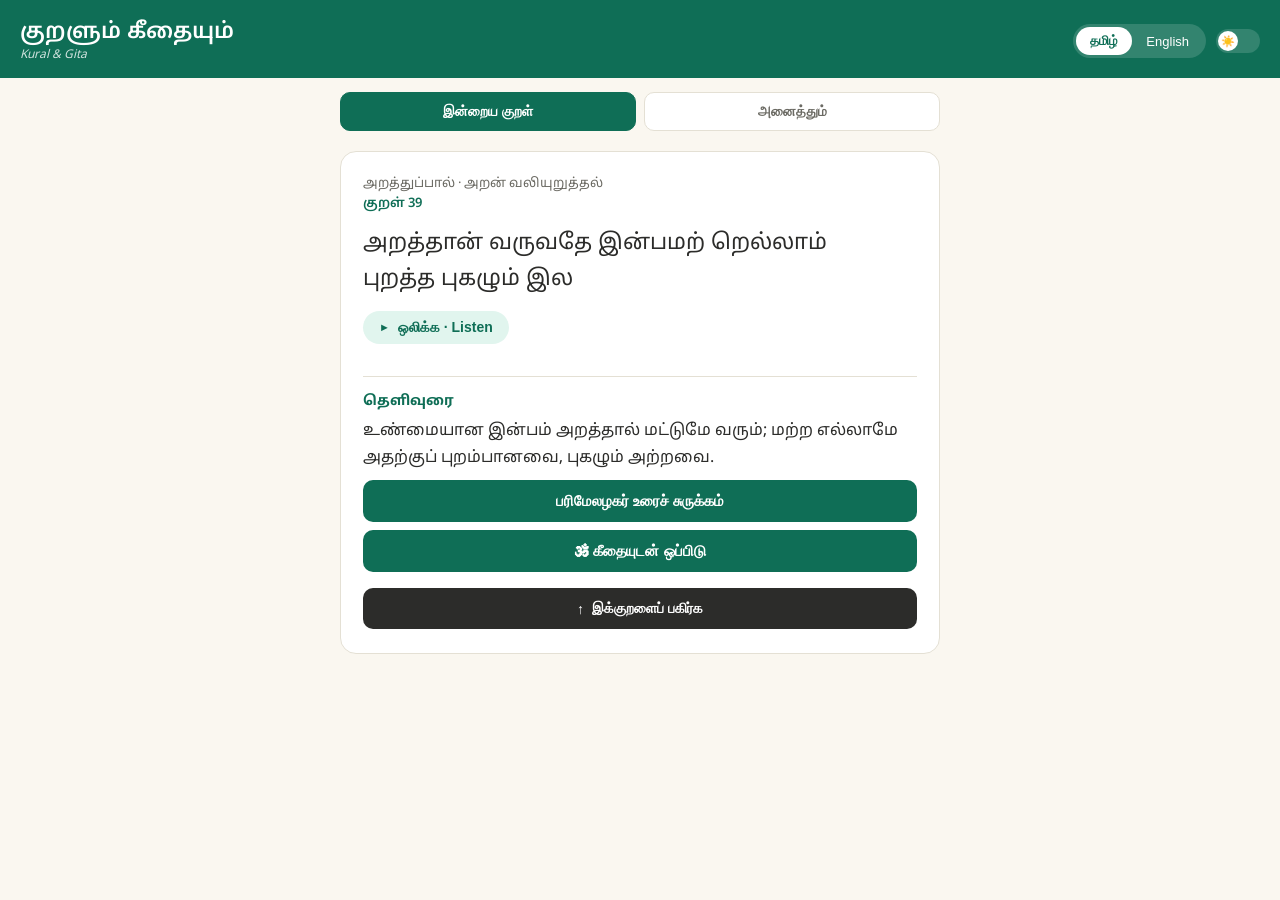
<file: app/index.html>
<!DOCTYPE html>
<html lang="ta">
<head>
<meta charset="UTF-8">
<meta name="viewport" content="width=device-width, initial-scale=1, viewport-fit=cover">
<meta name="theme-color" content="#0F6E56">
<script>
(function () {
  var stored = localStorage.getItem('theme');
  var theme = stored || (window.matchMedia('(prefers-color-scheme: dark)').matches ? 'dark' : 'light');
  document.documentElement.setAttribute('data-theme', theme);
})();
</script>
<title>குறளும் கீதையும் | Kural & Gita</title>
<link rel="manifest" href="manifest.json">
<link rel="apple-touch-icon" href="icons/icon-192.png">
<meta name="apple-mobile-web-app-capable" content="yes">
<meta name="apple-mobile-web-app-status-bar-style" content="black-translucent">
<meta name="apple-mobile-web-app-title" content="குறளும் கீதையும்">
<link rel="preconnect" href="https://fonts.googleapis.com">
<link rel="preconnect" href="https://fonts.gstatic.com" crossorigin>
<link href="https://fonts.googleapis.com/css2?family=Noto+Sans+Tamil:wght@400;600&family=Noto+Serif:ital@0;1&family=Noto+Sans+Devanagari:wght@400;600&display=swap" rel="stylesheet">
<link rel="stylesheet" href="styles.css">
</head>
<body>

<header class="top-bar">
  <div class="brand">
    <h1>குறளும் கீதையும்</h1>
    <p class="tagline">Kural &amp; Gita</p>
  </div>
  <div class="header-controls">
    <div class="lang-toggle" role="group" aria-label="Language">
      <button id="btn-ta" class="lang-btn active" data-lang="ta">தமிழ்</button>
      <button id="btn-en" class="lang-btn" data-lang="en">English</button>
    </div>
    <button id="theme-toggle" class="theme-toggle" role="switch" aria-checked="false" aria-label="Switch to dark mode">
      <span class="theme-toggle-track">
        <span class="theme-toggle-thumb">☀️</span>
      </span>
    </button>
  </div>
</header>

<nav class="view-tabs" role="group" aria-label="View">
  <button id="tab-today" class="view-tab active">Today</button>
  <button id="tab-browse" class="view-tab">Browse All</button>
</nav>

<main id="app">
  <p class="loading" id="loading">Loading…</p>
</main>

<template id="kural-template">
  <section class="kural-card">
    <button class="back-btn" id="back-to-list" hidden>&larr; Back to list</button>
    <p class="adhikaram"><span data-field="paal"></span> &middot; <span data-field="adhikaram"></span></p>
    <p class="kural-number">குறள் <span data-field="id"></span></p>
    <pre class="kural-text" data-field="kural_ta"></pre>
    <button class="play-btn" id="play-kural" aria-label="Play kural audio">
      <span class="play-icon">&#9658;</span> <span id="play-label">ஒலிக்க · Listen</span>
    </button>
    <button class="next-btn" id="next-kural" hidden aria-label="Go to next kural">
      <span id="next-label">அடுத்தது · Next</span> <span>&#8594;</span>
    </button>
    <pre class="transliteration" data-field="kural_transliteration" hidden></pre>
    <p class="translation" data-field="translation_en" id="translation-en-block"></p>

    <button class="reveal-btn" id="show-core">உரை காட்டு · Show meaning</button>

    <div class="urai-block" id="urai-core-block" hidden>
      <h3 id="urai-core-heading">தெளிவுரை</h3>
      <p data-field="urai_core"></p>
      <button class="reveal-btn secondary" id="show-full">முழு உரை · Full commentary</button>
    </div>

    <div class="urai-block full" id="urai-full-block" hidden>
      <h3 id="urai-full-heading">பரிமேலழகர் உரை</h3>
      <p data-field="urai_full"></p>
    </div>

    <button class="reveal-btn secondary gita-btn" id="show-gita">🕉 கீதையுடன் ஒப்பிடு · Compare with the Gita</button>

    <div class="gita-block" id="gita-block" hidden>
      <div class="gita-header-row">
        <h3 id="gita-heading">Bhagavad Gita Parallel</h3>
        <span class="match-badge" id="match-badge"></span>
      </div>
      <p class="gita-ref" data-field="gita_ref"></p>
      <p class="gita-verse" data-field="gita_verse_translit" id="gita-verse-romanized"></p>
      <p class="gita-verse-ta" data-field="gita_verse_ta_script" id="gita-verse-tascript" hidden></p>
      <p class="gita-verse-sa" data-field="gita_verse_sa_devanagari" id="gita-verse-devanagari" hidden></p>
      <button class="gita-play-btn" id="play-gita" aria-label="Play Gita verse audio">
        <span class="play-icon">&#9658;</span> <span id="gita-play-label">Listen</span>
      </button>
      <p class="gita-verse-en" data-field="gita_verse_en" id="gita-meaning-en"></p>
      <p class="gita-verse-en" data-field="gita_verse_meaning_ta" id="gita-meaning-ta" hidden></p>
      <p class="gita-note" data-field="gita_note"></p>
    </div>

    <button class="share-btn" id="share-kural">
      <span>&#8593;</span> <span id="share-label">Share this kural</span>
    </button>
  </section>
</template>

<template id="list-item-template">
  <button class="kural-list-item">
    <span class="list-item-number"></span>
    <span class="list-item-text"></span>
  </button>
</template>

<template id="adhikaram-group-template">
  <details class="adhikaram-group">
    <summary>
      <span class="adhikaram-group-title"></span>
      <span class="adhikaram-group-range"></span>
    </summary>
    <div class="adhikaram-group-items"></div>
  </details>
</template>

<script src="app.js"></script>
</body>
</html>
</file>
<file: app/styles.css>
:root {
  --bg: #FAF7F0;
  --card: #FFFFFF;
  --ink: #2C2C2A;
  --muted: #6B6A63;
  --accent: #0F6E56;
  --accent-light: #E1F5EE;
  --border: #E4E0D4;
  --accent-strong: #0F6E56;
  --share-bg: var(--ink);
  --share-fg: #fff;

  --gita-badge-direct-bg: #FFE3B0;
  --gita-badge-direct-fg: #8A4B14;
  --gita-badge-direct-border: #D9A441;

  --gita-badge-thematic-bg: #F1EFE8;
  --gita-badge-thematic-fg: #5F5E5A;
  --gita-badge-thematic-border: #D3D1C7;

  --gita-block-bg: #FFF7EC;
  --gita-block-border: #E8C39E;
  --gita-block-strong-bg: #FFF9EE;
  --gita-text-strong: #8A4B14;
  --gita-text-stronger: #7A4109;
  --gita-highlight: #B5651D;

  --gita-chip-bg: #FFF0D6;
  --gita-chip-fg: #8A4B14;
  --gita-chip-playing-bg: #B5651D;
  --gita-chip-playing-fg: #fff;
}

html[data-theme="dark"] {
  --bg: #161512;
  --card: #211F1B;
  --ink: #F0EDE4;
  --muted: #A6A399;
  --accent: #3DBFA0;
  --accent-light: #1B3B33;
  --border: #3A3730;
  --accent-strong: #0B5443;
  --share-bg: #2E2B24;
  --share-fg: #F0EDE4;

  --gita-badge-direct-bg: #4A3216;
  --gita-badge-direct-fg: #F5C97A;
  --gita-badge-direct-border: #B5843A;

  --gita-badge-thematic-bg: #2A2925;
  --gita-badge-thematic-fg: #B8B5AB;
  --gita-badge-thematic-border: #454239;

  --gita-block-bg: #241C12;
  --gita-block-border: #5C4526;
  --gita-block-strong-bg: #2E2210;
  --gita-text-strong: #E8B979;
  --gita-text-stronger: #F0C387;
  --gita-highlight: #D9924A;

  --gita-chip-bg: #3D2C13;
  --gita-chip-fg: #F0C387;
  --gita-chip-playing-bg: #D9924A;
  --gita-chip-playing-fg: #241C12;
}

* { box-sizing: border-box; }

body {
  margin: 0;
  background: var(--bg);
  color: var(--ink);
  font-family: 'Noto Sans Tamil', system-ui, -apple-system, sans-serif;
  min-height: 100vh;
  padding-bottom: 40px;
}

.top-bar {
  display: flex;
  align-items: center;
  justify-content: space-between;
  padding: max(20px, env(safe-area-inset-top)) max(20px, env(safe-area-inset-right)) 16px max(20px, env(safe-area-inset-left));
  background: var(--accent-strong);
  color: #fff;
}

.header-controls {
  display: flex;
  align-items: center;
  gap: 10px;
}

.theme-toggle {
  border: none;
  background: transparent;
  padding: 0;
  cursor: pointer;
  flex-shrink: 0;
}

.theme-toggle-track {
  display: flex;
  align-items: center;
  width: 44px;
  height: 24px;
  padding: 2px;
  background: rgba(255,255,255,0.15);
  border-radius: 20px;
  transition: background 0.2s;
}

.theme-toggle-thumb {
  display: flex;
  align-items: center;
  justify-content: center;
  width: 20px;
  height: 20px;
  border-radius: 50%;
  background: #fff;
  font-size: 11px;
  line-height: 1;
  transition: transform 0.2s;
}

.theme-toggle[aria-checked="true"] .theme-toggle-thumb {
  transform: translateX(20px);
}

.brand h1 {
  margin: 0;
  font-size: 20px;
  font-weight: 600;
  line-height: 1.2;
}

.brand .tagline {
  margin: 2px 0 0;
  font-size: 12px;
  opacity: 0.8;
  font-style: italic;
}

.top-bar h1 {
  margin: 0;
  font-size: 22px;
  font-weight: 600;
}

.lang-toggle {
  display: flex;
  background: rgba(255,255,255,0.15);
  border-radius: 20px;
  padding: 3px;
}

.lang-btn {
  border: none;
  background: transparent;
  color: #fff;
  padding: 6px 14px;
  border-radius: 16px;
  font-size: 13px;
  cursor: pointer;
}

.lang-btn.active {
  background: #fff;
  color: var(--accent-strong);
  font-weight: 600;
}

main {
  max-width: 640px;
  margin: 0 auto;
  padding: 20px;
}

.view-tabs {
  display: flex;
  max-width: 640px;
  margin: 0 auto;
  padding: 0 20px;
  gap: 8px;
  padding-top: 14px;
}

.view-tab {
  flex: 1;
  padding: 10px;
  border: 1px solid var(--border);
  background: var(--card);
  color: var(--muted);
  border-radius: 10px;
  font-size: 14px;
  font-weight: 600;
  cursor: pointer;
}

.view-tab.active {
  background: var(--accent-strong);
  color: #fff;
  border-color: var(--accent-strong);
}

.back-btn {
  background: none;
  border: none;
  color: var(--accent);
  font-size: 14px;
  font-weight: 600;
  padding: 0 0 14px;
  cursor: pointer;
}

.back-btn[hidden] {
  display: none;
}

.back-btn:not([hidden]) {
  display: block;
}

.search-wrap {
  margin-bottom: 16px;
}

.gita-header-row {
  display: flex;
  align-items: center;
  justify-content: space-between;
  margin-bottom: 8px;
}

.gita-header-row h3 { margin: 0; }

.match-badge {
  font-size: 11px;
  font-weight: 600;
  padding: 3px 10px;
  border-radius: 20px;
  white-space: nowrap;
}

.match-badge.direct {
  background: var(--gita-badge-direct-bg);
  color: var(--gita-badge-direct-fg);
  border: 1.5px solid var(--gita-badge-direct-border);
  font-weight: 700;
  box-shadow: 0 0 0 2px rgba(217, 164, 65, 0.15);
}

.match-badge.close {
  background: var(--accent-light);
  color: var(--accent);
  border: 1px solid #B9DFD2;
}

.match-badge.thematic {
  background: var(--gita-badge-thematic-bg);
  color: var(--gita-badge-thematic-fg);
  border: 1px solid var(--gita-badge-thematic-border);
}

.gita-block.strength-direct {
  border: 2px solid var(--gita-badge-direct-border);
  background: var(--gita-block-strong-bg);
}

.gita-block.strength-direct .gita-verse,
.gita-block.strength-direct .gita-verse-sa {
  font-weight: 700;
  color: var(--gita-text-stronger);
}

.gita-block.strength-close .gita-verse,
.gita-block.strength-close .gita-verse-sa {
  font-weight: 600;
}

.stats-bar {
  display: flex;
  flex-wrap: wrap;
  gap: 8px;
  margin-bottom: 16px;
}

.stat-pill {
  flex: 1;
  min-width: 78px;
  background: var(--card);
  border: 1px solid var(--border);
  border-radius: 10px;
  padding: 10px 8px;
  text-align: center;
}

.stat-pill .stat-num {
  display: block;
  font-size: 18px;
  font-weight: 600;
  color: var(--accent);
}

.stat-pill .stat-label {
  display: block;
  font-size: 10px;
  color: var(--muted);
  margin-top: 2px;
}

.highlights-group {
  background: var(--gita-block-bg);
  border: 1px solid var(--gita-block-border);
  border-radius: 12px;
  overflow: hidden;
  margin-bottom: 16px;
}

.highlights-group summary {
  display: flex;
  align-items: center;
  padding: 14px 16px;
  cursor: pointer;
  font-weight: 600;
  font-size: 14px;
  color: var(--gita-text-strong);
  list-style: none;
}

.highlights-group summary::-webkit-details-marker { display: none; }

.highlights-group summary::before {
  content: '\2728';
  margin-right: 8px;
  font-size: 13px;
}

.highlights-items {
  display: flex;
  flex-direction: column;
  gap: 8px;
  padding: 0 12px 12px;
}

.highlight-item {
  display: flex;
  align-items: center;
  gap: 10px;
  text-align: left;
  background: var(--card);
  border: 1px solid var(--gita-block-border);
  border-radius: 10px;
  padding: 10px 14px;
  cursor: pointer;
  font-family: 'Noto Sans Tamil', sans-serif;
  font-size: 13px;
  color: var(--ink);
}

.highlight-item .hl-num {
  flex-shrink: 0;
  background: var(--gita-chip-bg);
  color: var(--gita-chip-fg);
  font-weight: 600;
  font-size: 12px;
  border-radius: 8px;
  padding: 3px 7px;
}

.search-input {
  width: 100%;
  padding: 12px 16px;
  border: 1px solid var(--border);
  border-radius: 10px;
  font-size: 15px;
  font-family: 'Noto Sans Tamil', sans-serif;
  background: var(--card);
  color: var(--ink);
}

.search-input:focus {
  outline: none;
  border-color: var(--accent);
}

.kural-list {
  display: flex;
  flex-direction: column;
  gap: 10px;
}

.adhikaram-group {
  background: var(--card);
  border: 1px solid var(--border);
  border-radius: 12px;
  overflow: hidden;
}

.adhikaram-group summary {
  display: flex;
  align-items: center;
  padding: 14px 16px;
  cursor: pointer;
  font-family: 'Noto Sans Tamil', sans-serif;
  font-weight: 600;
  font-size: 15px;
  color: var(--ink);
  list-style: none;
}

.adhikaram-group-range {
  margin-left: auto;
  padding-left: 12px;
}

.adhikaram-group summary::-webkit-details-marker { display: none; }

.adhikaram-group summary::before {
  content: '\25B8';
  color: var(--accent);
  margin-right: 8px;
  font-size: 12px;
  transition: transform 0.15s;
}

.adhikaram-group[open] summary::before {
  transform: rotate(90deg);
}

.adhikaram-group-range {
  font-size: 12px;
  font-weight: 400;
  color: var(--muted);
}

.adhikaram-group-items {
  display: flex;
  flex-direction: column;
  gap: 8px;
  padding: 0 12px 12px;
}

.kural-list-item {
  display: flex;
  align-items: flex-start;
  gap: 12px;
  text-align: left;
  background: var(--card);
  border: 1px solid var(--border);
  border-radius: 12px;
  padding: 14px 16px;
  cursor: pointer;
  font-family: 'Noto Sans Tamil', sans-serif;
}

.list-item-number {
  flex-shrink: 0;
  background: var(--accent-light);
  color: var(--accent);
  font-weight: 600;
  font-size: 13px;
  border-radius: 8px;
  padding: 3px 8px;
  min-width: 24px;
  text-align: center;
}

.list-item-text {
  font-size: 15px;
  line-height: 1.5;
  color: var(--ink);
}

.loading {
  text-align: center;
  color: var(--muted);
  padding: 60px 0;
}

.kural-card {
  background: var(--card);
  border: 1px solid var(--border);
  border-radius: 16px;
  padding: 24px 22px;
}

@keyframes cardEnter {
  from { opacity: 0; transform: translateY(14px); }
  to { opacity: 1; transform: translateY(0); }
}

.card-enter {
  animation: cardEnter 0.45s ease-out;
}

.gita-btn {
  background: var(--accent-strong);
  color: #fff;
  border: none;
  margin-top: 18px;
}

.gita-block {
  margin-top: 14px;
  padding: 16px;
  background: var(--gita-block-bg);
  border: 1px solid var(--gita-block-border);
  border-radius: 12px;
}

.gita-block h3 {
  margin: 0 0 8px;
  font-size: 14px;
  color: var(--gita-highlight);
}

.gita-verse-ta {
  font-family: 'Noto Sans Tamil', sans-serif;
  font-size: 15px;
  color: var(--gita-text-strong);
  margin: 0 0 10px;
  line-height: 1.6;
}

.gita-verse-sa {
  font-family: 'Noto Sans Devanagari', sans-serif;
  font-size: 16px;
  color: var(--gita-text-strong);
  margin: 0 0 10px;
  line-height: 1.7;
}

.gita-highlight {
  font-weight: 800;
  color: var(--gita-highlight);
  border-bottom: 2px solid var(--gita-badge-direct-border);
}

.gita-play-btn {
  display: inline-flex;
  align-items: center;
  gap: 6px;
  background: var(--gita-chip-bg);
  color: var(--gita-chip-fg);
  border: none;
  border-radius: 16px;
  padding: 6px 14px;
  font-size: 13px;
  font-weight: 600;
  cursor: pointer;
  margin-bottom: 12px;
}

.gita-play-btn.playing {
  background: var(--gita-chip-playing-bg);
  color: var(--gita-chip-playing-fg);
}

.gita-ref {
  font-weight: 600;
  font-size: 14px;
  margin: 0 0 6px;
  color: var(--ink);
}

.gita-verse {
  font-style: italic;
  font-size: 15px;
  color: var(--gita-text-strong);
  margin: 0 0 6px;
}

.gita-verse-en {
  font-size: 14px;
  color: var(--muted);
  margin: 0 0 10px;
}

.gita-note {
  font-size: 14px;
  line-height: 1.6;
  margin: 0;
  border-top: 1px dashed var(--gita-block-border);
  padding-top: 10px;
}

.share-btn {
  display: flex;
  align-items: center;
  justify-content: center;
  gap: 8px;
  width: 100%;
  margin-top: 16px;
  padding: 12px;
  background: var(--share-bg);
  color: var(--share-fg);
  border: none;
  border-radius: 10px;
  font-size: 14px;
  font-weight: 600;
  cursor: pointer;
}

.adhikaram {
  color: var(--muted);
  font-size: 13px;
  margin: 0 0 4px;
}

.kural-number {
  color: var(--accent);
  font-size: 13px;
  font-weight: 600;
  margin: 0 0 14px;
}

.kural-text {
  font-family: 'Noto Sans Tamil', sans-serif;
  font-size: 22px;
  line-height: 1.6;
  white-space: pre-wrap;
  margin: 0 0 14px;
}

.play-btn {
  display: inline-flex;
  align-items: center;
  gap: 8px;
  background: var(--accent-light);
  color: var(--accent);
  border: none;
  border-radius: 20px;
  padding: 8px 16px;
  font-size: 14px;
  font-weight: 600;
  cursor: pointer;
  margin-bottom: 14px;
  margin-right: 8px;
}

.next-btn {
  align-items: center;
  gap: 6px;
  background: var(--accent-strong);
  color: #fff;
  border: none;
  border-radius: 20px;
  padding: 8px 16px;
  font-size: 14px;
  font-weight: 600;
  cursor: pointer;
  margin-bottom: 14px;
}

.next-btn[hidden] {
  display: none;
}

.next-btn:not([hidden]) {
  display: inline-flex;
}

.play-btn.playing {
  background: var(--accent-strong);
  color: #fff;
}

.play-icon {
  font-size: 11px;
}

.transliteration {
  font-family: 'Noto Serif', serif;
  font-style: italic;
  font-size: 15px;
  color: var(--accent);
  white-space: pre-wrap;
  margin: 0 0 14px;
}

.translation {
  font-family: 'Noto Serif', serif;
  font-style: italic;
  color: var(--muted);
  font-size: 16px;
  line-height: 1.6;
  margin: 0 0 20px;
}

.reveal-btn {
  width: 100%;
  padding: 12px;
  border: none;
  border-radius: 10px;
  background: var(--accent-strong);
  color: #fff;
  font-size: 15px;
  font-weight: 600;
  cursor: pointer;
  margin-top: 8px;
}

.reveal-btn[hidden] {
  display: none;
}

.reveal-btn:not([hidden]) {
  display: block;
}

.reveal-btn.secondary {
  background: var(--accent-strong);
  color: #fff;
  border: none;
}

.urai-block {
  margin-top: 18px;
  padding-top: 16px;
  border-top: 1px solid var(--border);
}

.urai-block h3 {
  font-size: 14px;
  color: var(--accent);
  margin: 0 0 8px;
}

.urai-block p {
  font-size: 16px;
  line-height: 1.7;
  margin: 0;
}

/* English mode: hide Tamil-specific labels, show simpler layout */
body.lang-en .ta-only { display: none; }
</file>
